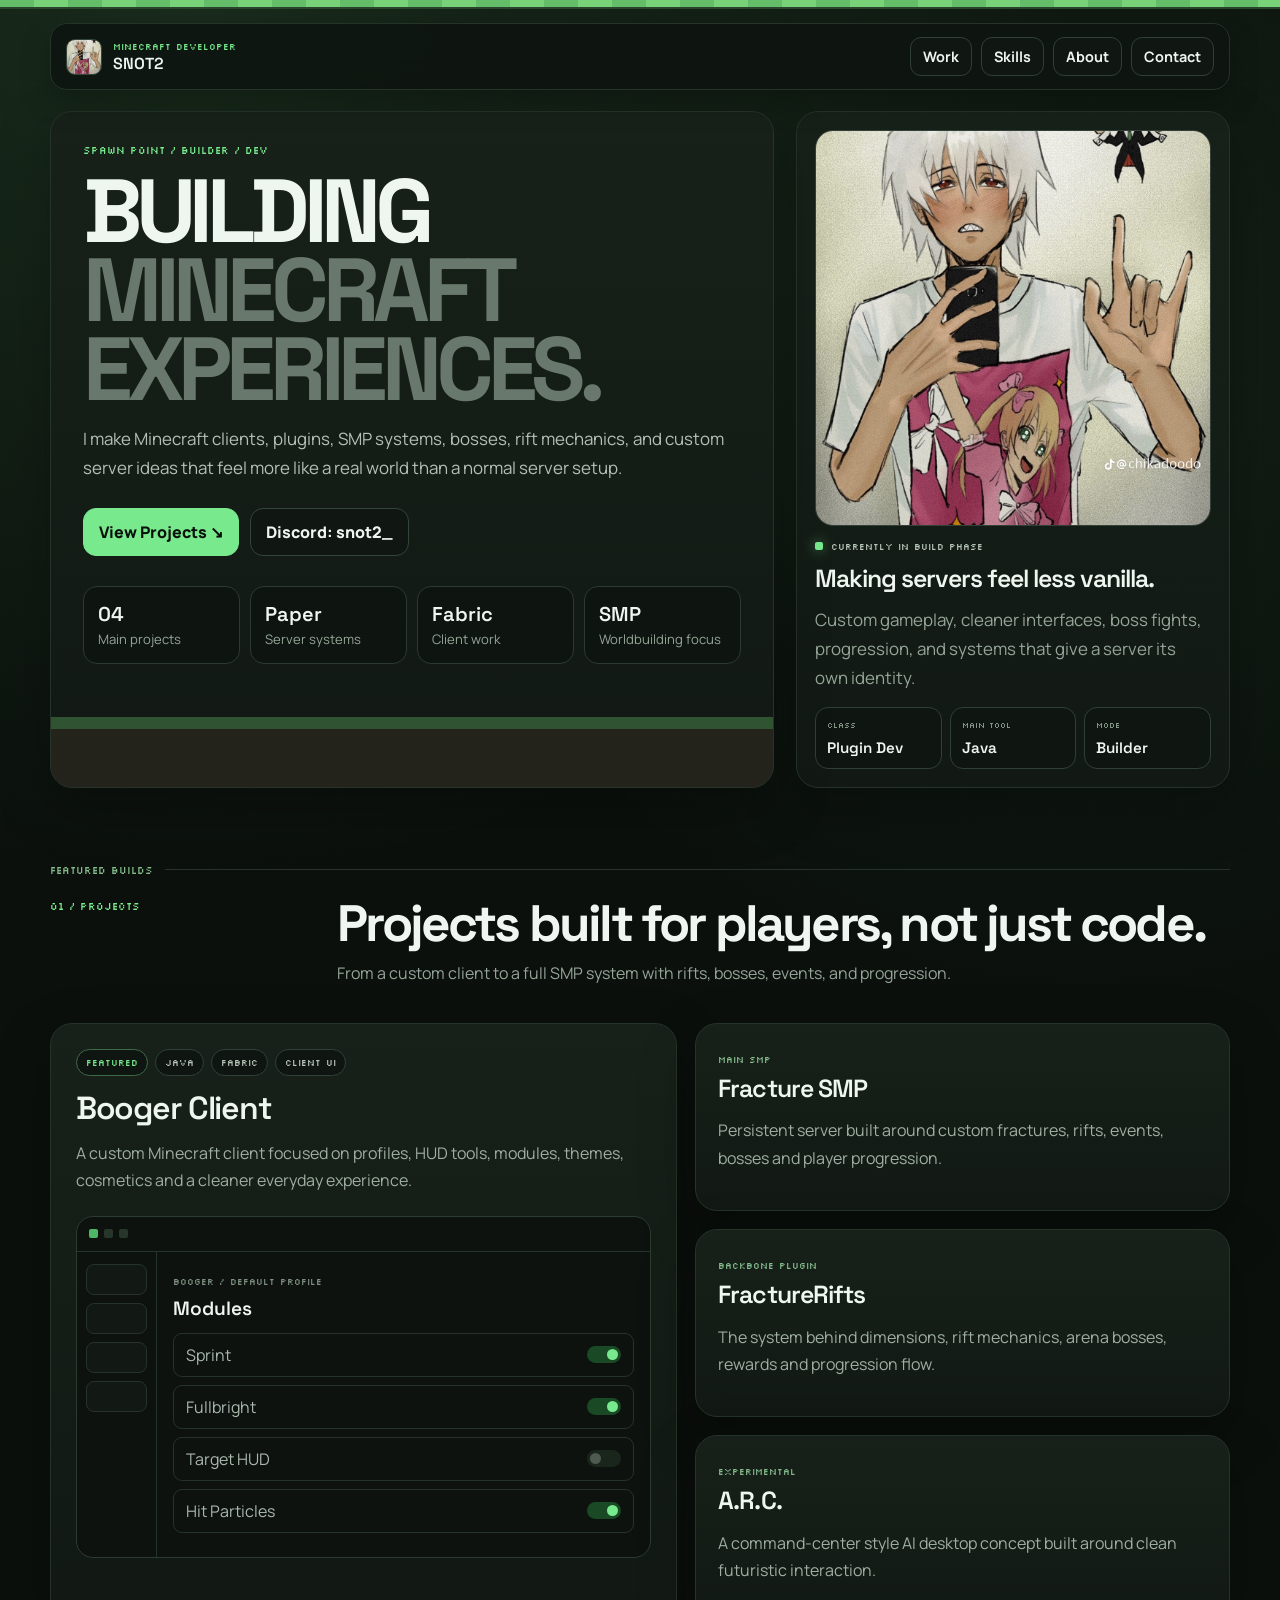
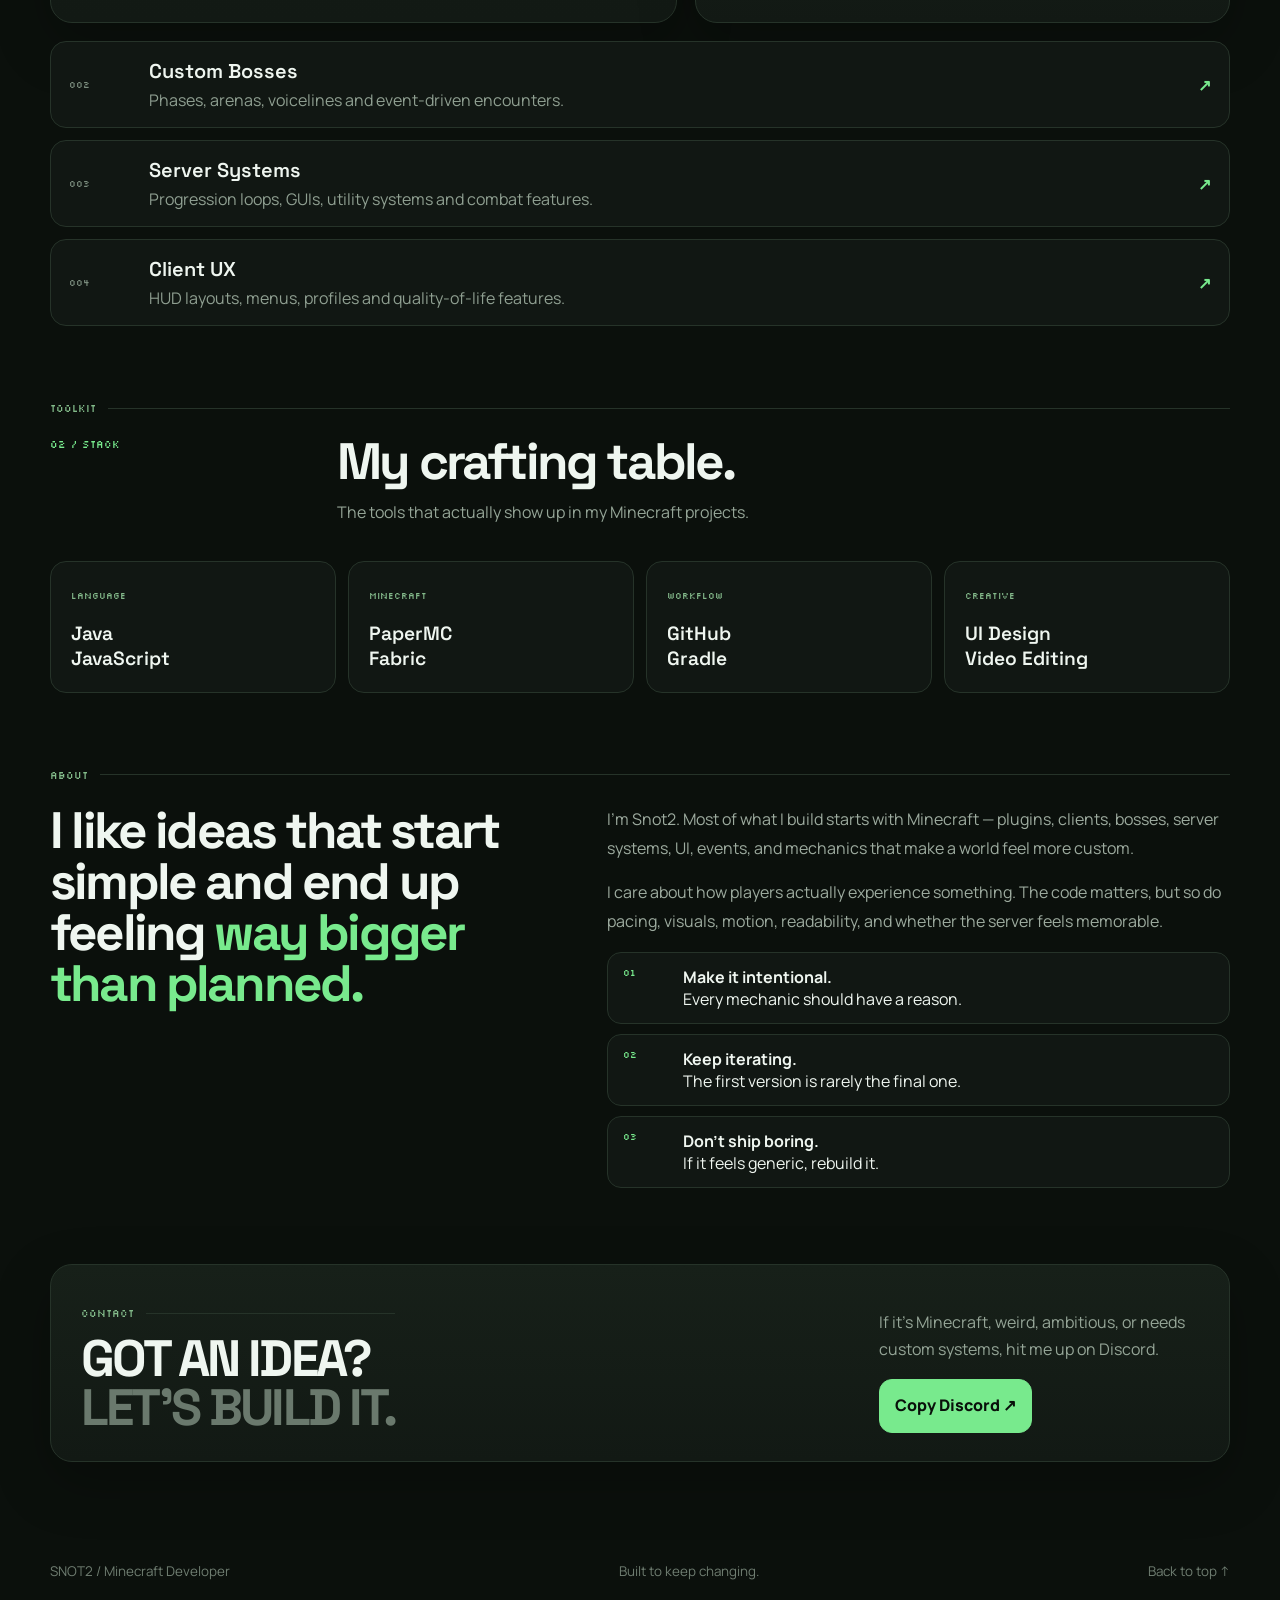
<file: index.html>
<!doctype html>
<html lang="en">
<head>
<meta charset="utf-8">
<meta name="viewport" content="width=device-width,initial-scale=1">
<meta name="theme-color" content="#0b100c">
<title>Snot2 — Minecraft Developer</title>
<link rel="preconnect" href="https://fonts.googleapis.com">
<link rel="preconnect" href="https://fonts.gstatic.com" crossorigin>
<link href="https://fonts.googleapis.com/css2?family=Manrope:wght@400;500;600;700;800&family=Silkscreen:wght@400;700&family=Space+Grotesk:wght@500;600;700&display=swap" rel="stylesheet">
<style>
:root{--bg:#0b100c;--panel:#121914;--panel2:#172019;--text:#eff6f0;--muted:#95a597;--line:#263329;--green:#78ea8d;--green2:#4eb765;--display:"Space Grotesk",sans-serif;--body:"Manrope",sans-serif;--pixel:"Silkscreen",monospace;--max:1180px}
*{box-sizing:border-box}html{scroll-behavior:smooth}body{margin:0;background:radial-gradient(circle at 15% 0,rgba(120,234,141,.13),transparent 26%),radial-gradient(circle at 85% 10%,rgba(120,234,141,.07),transparent 22%),var(--bg);color:var(--text);font-family:var(--body)}body:before{content:"";position:fixed;inset:0;pointer-events:none;background-image:linear-gradient(rgba(255,255,255,.018) 1px,transparent 1px),linear-gradient(90deg,rgba(255,255,255,.018) 1px,transparent 1px);background-size:42px 42px;opacity:.45}body:after{content:"";position:fixed;top:0;left:0;right:0;height:7px;background:repeating-linear-gradient(90deg,#64bd68 0 34px,#78d378 34px 68px);box-shadow:0 2px #29442d;z-index:100}a{color:inherit;text-decoration:none}button{font:inherit}.shell{width:min(calc(100% - 28px),var(--max));margin:auto}
header{position:sticky;top:7px;z-index:50;padding-top:16px}.bar{display:flex;justify-content:space-between;align-items:center;gap:16px;padding:13px 15px;border:1px solid var(--line);border-radius:17px;background:rgba(15,21,17,.92);backdrop-filter:blur(14px);box-shadow:0 12px 30px rgba(0,0,0,.25)}.brand{display:flex;align-items:center;gap:11px}.brand img{width:36px;height:36px;object-fit:cover;border-radius:9px;border:1px solid #34453a}.brand small{display:block;font:400 .58rem var(--pixel);color:var(--green);text-transform:uppercase}.brand b{font:600 1rem var(--display)}nav{display:flex;gap:9px}nav a{padding:9px 12px;border:1px solid #304036;border-radius:11px;background:#101712;font-weight:700;font-size:.9rem}nav a:hover{background:var(--green);color:#0a110b;border-color:var(--green)}
main{padding:28px 0 72px}.hero{display:grid;grid-template-columns:1.25fr .75fr;gap:22px}.card{border:1px solid var(--line);border-radius:22px;background:linear-gradient(180deg,var(--panel2),var(--panel));box-shadow:0 20px 55px rgba(0,0,0,.25)}.hero-main{padding:32px;position:relative;overflow:hidden}.hero-main:after{content:"";position:absolute;left:0;right:0;bottom:0;height:70px;background:linear-gradient(#65bd66 0 12px,#44362b 12px 100%);opacity:.35}.eyebrow{font:400 .63rem var(--pixel);color:var(--green);text-transform:uppercase;margin-bottom:15px}h1{margin:0;font:700 clamp(3.1rem,7vw,6.4rem)/.88 var(--display);letter-spacing:-.07em;max-width:820px}h1 span{display:block;color:#69786c}.hero p{max-width:690px;color:#b3c0b5;line-height:1.7;font-size:1.06rem}.actions{display:flex;gap:11px;flex-wrap:wrap;margin-top:25px;position:relative;z-index:1}.btn{border:1px solid #34453a;border-radius:13px;background:#101712;color:var(--text);padding:12px 15px;font-weight:800;cursor:pointer}.btn.primary{background:var(--green);color:#09100a;border-color:var(--green)}.stats{display:grid;grid-template-columns:repeat(4,1fr);gap:10px;margin-top:30px;position:relative;z-index:1}.stat{padding:14px;border:1px solid #2c3a30;border-radius:14px;background:rgba(13,18,15,.78)}.stat b{display:block;font:600 1.25rem var(--display)}.stat span{font-size:.82rem;color:var(--muted)}
.side{padding:18px;display:flex;flex-direction:column;gap:14px}.pfp{border:1px solid #314038;border-radius:18px;overflow:hidden;aspect-ratio:1;background:#0b100c}.pfp img{width:100%;height:100%;object-fit:cover;display:block}.status{font:400 .59rem var(--pixel);color:#b8c8ba;text-transform:uppercase}.status:before{content:"";display:inline-block;width:8px;height:8px;background:var(--green);border-radius:2px;margin-right:8px;box-shadow:0 0 13px rgba(120,234,141,.6)}.side h3{margin:0;font:600 1.55rem/1.05 var(--display);letter-spacing:-.04em}.side p{margin:0;color:var(--muted)}.slots{display:grid;grid-template-columns:repeat(3,1fr);gap:8px}.slot{border:1px solid #304036;border-radius:13px;background:#0f1511;padding:11px}.slot small{display:block;font:400 .53rem var(--pixel);color:#839486;text-transform:uppercase}.slot b{display:block;margin-top:8px;font:600 .95rem var(--display)}
.section{padding-top:76px}.label{display:flex;align-items:center;gap:12px;font:400 .62rem var(--pixel);color:#82ba89;text-transform:uppercase;margin-bottom:24px}.label:after{content:"";height:1px;flex:1;background:var(--line)}.head{display:grid;grid-template-columns:.45fr 1.55fr;gap:28px;margin-bottom:35px}.index{font:400 .61rem var(--pixel);color:var(--green)}h2{margin:0;font:700 clamp(2.15rem,4vw,4.1rem)/.95 var(--display);letter-spacing:-.055em}.sub{margin:12px 0 0;color:var(--muted);line-height:1.7;max-width:700px}
.feature{display:grid;grid-template-columns:1.08fr .92fr;gap:18px}.featured{padding:25px}.badges{display:flex;gap:7px;flex-wrap:wrap;margin-bottom:16px}.badge{font:400 .55rem var(--pixel);padding:7px 9px;border:1px solid #314038;border-radius:999px;color:#b7c6b9;background:#0f1511}.badge.g{color:var(--green);border-color:#3e6b47}.featured h3,.mini h3{margin:0;font:600 2rem/1 var(--display);letter-spacing:-.04em}.featured p,.mini p{color:#9fafA1;line-height:1.7}.mcui{margin-top:22px;border:1px solid #2c3c31;border-radius:17px;overflow:hidden;background:#0d120f}.top{height:35px;border-bottom:1px solid #26352b;padding:0 12px;display:flex;align-items:center;gap:6px}.top i{width:9px;height:9px;border-radius:2px;background:#27362b}.top i:first-child{background:var(--green2)}.inside{display:grid;grid-template-columns:80px 1fr;min-height:220px}.sidebar{border-right:1px solid #26352b;padding:12px 9px}.sidebar span{display:block;height:31px;border:1px solid #253329;border-radius:8px;margin-bottom:8px;background:#121914}.content{padding:16px}.content small{font:400 .54rem var(--pixel);color:#7f9182}.content strong{display:block;margin:6px 0 12px;font:600 1.2rem var(--display)}.row{display:flex;justify-content:space-between;align-items:center;border:1px solid #253329;border-radius:9px;padding:10px 12px;margin-bottom:8px;color:#aab8ac}.tog{width:34px;height:17px;border-radius:999px;background:#1a251c;position:relative}.tog:after{content:"";position:absolute;width:11px;height:11px;border-radius:50%;top:3px;left:3px;background:#4d5a50}.tog.on{background:#1a4a25}.tog.on:after{left:20px;background:var(--green)}.stack{display:grid;gap:18px}.mini{padding:22px}.mini small{font:400 .57rem var(--pixel);color:#86bd8e;text-transform:uppercase}.mini h3{font-size:1.55rem;margin-top:9px}
.projects{display:grid;gap:12px;margin-top:18px}.project{display:grid;grid-template-columns:62px 1fr auto;gap:18px;align-items:center;border:1px solid var(--line);border-radius:16px;background:#111713;padding:16px 18px}.project small{font:400 .57rem var(--pixel);color:#7c8e7f}.project h4{margin:0;font:600 1.25rem var(--display)}.project p{margin:5px 0 0;color:#8f9f91}.project b{color:var(--green)}
.skills{display:grid;grid-template-columns:repeat(4,1fr);gap:12px}.skill{border:1px solid var(--line);border-radius:16px;background:#111713;padding:20px}.skill small{font:400 .56rem var(--pixel);color:#83b98a;text-transform:uppercase}.skill h4{margin:18px 0 0;font:600 1.2rem/1.3 var(--display)}.about{display:grid;grid-template-columns:.9fr 1.1fr;gap:48px}.about-big{margin:0;font:700 clamp(2.1rem,4vw,4rem)/1 var(--display);letter-spacing:-.055em}.about-big span{color:var(--green)}.about-copy p{color:#9dab9f;line-height:1.8;margin:0 0 16px}.principles{display:grid;gap:10px}.principle{display:grid;grid-template-columns:48px 1fr;gap:12px;border:1px solid var(--line);border-radius:14px;background:#111713;padding:13px 15px}.principle b{font:400 .59rem var(--pixel);color:var(--green)}
.contact{padding-top:76px}.contact-card{padding:28px 30px;display:flex;justify-content:space-between;align-items:end;gap:28px}.contact-card h2{max-width:760px}.contact-card h2 span{color:#6a796d}.contact-side{max-width:320px;color:var(--muted);line-height:1.7}footer{display:flex;justify-content:space-between;gap:16px;padding:28px 0 42px;color:#6f7d71;font-size:.84rem}.toast{position:fixed;right:18px;bottom:18px;background:var(--green);color:#09100a;padding:11px 14px;border-radius:11px;font-weight:800;opacity:0;transform:translateY(15px);transition:.2s;z-index:100}.toast.show{opacity:1;transform:none}.reveal{opacity:0;transform:translateY(20px);transition:.65s}.reveal.visible{opacity:1;transform:none}
@media(max-width:980px){.hero,.feature,.head,.about{grid-template-columns:1fr}.stats{grid-template-columns:repeat(2,1fr)}.skills{grid-template-columns:repeat(2,1fr)}.contact-card{display:block}.contact-side{margin-top:20px}}@media(max-width:650px){.shell{width:min(calc(100% - 20px),var(--max))}nav a:not(:last-child){display:none}.hero-main{padding:24px 20px}.side{padding:15px}.stats,.slots,.skills{grid-template-columns:1fr 1fr}.project{grid-template-columns:48px 1fr auto}.project p{display:none}.inside{grid-template-columns:1fr}.sidebar{display:grid;grid-template-columns:repeat(4,1fr);gap:7px;border-right:0;border-bottom:1px solid #26352b}.sidebar span{margin:0}.contact-card{padding:22px}footer{flex-direction:column}}
</style>
</head>
<body>
<header><div class="shell bar"><a class="brand" href="#top"><img src="assets/pfp.png" alt="Snot2 profile picture"><span><small>Minecraft developer</small><b>SNOT2</b></span></a><nav><a href="#work">Work</a><a href="#skills">Skills</a><a href="#about">About</a><a href="#contact">Contact</a></nav></div></header>
<main id="top" class="shell">
<section class="hero"><article class="card hero-main reveal"><div class="eyebrow">spawn point / builder / dev</div><h1>BUILDING <span>MINECRAFT EXPERIENCES.</span></h1><p>I make Minecraft clients, plugins, SMP systems, bosses, rift mechanics, and custom server ideas that feel more like a real world than a normal server setup.</p><div class="actions"><a class="btn primary" href="#work">View Projects ↘</a><button class="btn copy" type="button">Discord: snot2_</button></div><div class="stats"><div class="stat"><b>04</b><span>Main projects</span></div><div class="stat"><b>Paper</b><span>Server systems</span></div><div class="stat"><b>Fabric</b><span>Client work</span></div><div class="stat"><b>SMP</b><span>Worldbuilding focus</span></div></div></article><aside class="card side reveal"><div class="pfp"><img src="assets/pfp.png" alt="Snot2 profile picture"></div><div class="status">currently in build phase</div><h3>Making servers feel less vanilla.</h3><p>Custom gameplay, cleaner interfaces, boss fights, progression, and systems that give a server its own identity.</p><div class="slots"><div class="slot"><small>Class</small><b>Plugin Dev</b></div><div class="slot"><small>Main Tool</small><b>Java</b></div><div class="slot"><small>Mode</small><b>Builder</b></div></div></aside></section>
<section id="work" class="section"><div class="label">featured builds</div><div class="head"><div class="index">01 / PROJECTS</div><div><h2 class="reveal">Projects built for players, not just code.</h2><p class="sub reveal">From a custom client to a full SMP system with rifts, bosses, events, and progression.</p></div></div><div class="feature"><article class="card featured reveal"><div class="badges"><span class="badge g">featured</span><span class="badge">java</span><span class="badge">fabric</span><span class="badge">client ui</span></div><h3>Booger Client</h3><p>A custom Minecraft client focused on profiles, HUD tools, modules, themes, cosmetics and a cleaner everyday experience.</p><div class="mcui"><div class="top"><i></i><i></i><i></i></div><div class="inside"><div class="sidebar"><span></span><span></span><span></span><span></span></div><div class="content"><small>booger / default profile</small><strong>Modules</strong><div class="row"><span>Sprint</span><i class="tog on"></i></div><div class="row"><span>Fullbright</span><i class="tog on"></i></div><div class="row"><span>Target HUD</span><i class="tog"></i></div><div class="row"><span>Hit Particles</span><i class="tog on"></i></div></div></div></div></article><div class="stack"><article class="card mini reveal"><small>Main SMP</small><h3>Fracture SMP</h3><p>Persistent server built around custom fractures, rifts, events, bosses and player progression.</p></article><article class="card mini reveal"><small>Backbone plugin</small><h3>FractureRifts</h3><p>The system behind dimensions, rift mechanics, arena bosses, rewards and progression flow.</p></article><article class="card mini reveal"><small>Experimental</small><h3>A.R.C.</h3><p>A command-center style AI desktop concept built around clean futuristic interaction.</p></article></div></div><div class="projects"><article class="project reveal"><small>002</small><div><h4>Custom Bosses</h4><p>Phases, arenas, voicelines and event-driven encounters.</p></div><b>↗</b></article><article class="project reveal"><small>003</small><div><h4>Server Systems</h4><p>Progression loops, GUIs, utility systems and combat features.</p></div><b>↗</b></article><article class="project reveal"><small>004</small><div><h4>Client UX</h4><p>HUD layouts, menus, profiles and quality-of-life features.</p></div><b>↗</b></article></div></section>
<section id="skills" class="section"><div class="label">toolkit</div><div class="head"><div class="index">02 / STACK</div><div><h2 class="reveal">My crafting table.</h2><p class="sub reveal">The tools that actually show up in my Minecraft projects.</p></div></div><div class="skills"><div class="skill reveal"><small>Language</small><h4>Java<br>JavaScript</h4></div><div class="skill reveal"><small>Minecraft</small><h4>PaperMC<br>Fabric</h4></div><div class="skill reveal"><small>Workflow</small><h4>GitHub<br>Gradle</h4></div><div class="skill reveal"><small>Creative</small><h4>UI Design<br>Video Editing</h4></div></div></section>
<section id="about" class="section"><div class="label">about</div><div class="about"><p class="about-big reveal">I like ideas that start simple and end up feeling <span>way bigger than planned.</span></p><div class="about-copy reveal"><p>I’m Snot2. Most of what I build starts with Minecraft — plugins, clients, bosses, server systems, UI, events, and mechanics that make a world feel more custom.</p><p>I care about how players actually experience something. The code matters, but so do pacing, visuals, motion, readability, and whether the server feels memorable.</p><div class="principles"><div class="principle"><b>01</b><div><strong>Make it intentional.</strong><br>Every mechanic should have a reason.</div></div><div class="principle"><b>02</b><div><strong>Keep iterating.</strong><br>The first version is rarely the final one.</div></div><div class="principle"><b>03</b><div><strong>Don’t ship boring.</strong><br>If it feels generic, rebuild it.</div></div></div></div></div></section>
<section id="contact" class="contact"><article class="card contact-card reveal"><div><div class="label" style="margin-bottom:16px">contact</div><h2>GOT AN IDEA?<br><span>LET’S BUILD IT.</span></h2></div><div class="contact-side"><p>If it’s Minecraft, weird, ambitious, or needs custom systems, hit me up on Discord.</p><button class="btn primary copy" type="button">Copy Discord ↗</button></div></article></section>
</main><footer class="shell"><span>SNOT2 / Minecraft Developer</span><span>Built to keep changing.</span><a href="#top">Back to top ↑</a></footer><div class="toast">Discord copied: snot2_</div>
<script>const r=document.querySelectorAll('.reveal'),io=new IntersectionObserver(e=>e.forEach(x=>{if(x.isIntersecting){x.target.classList.add('visible');io.unobserve(x.target)}}),{threshold:.12});r.forEach(x=>io.observe(x));const t=document.querySelector('.toast');document.querySelectorAll('.copy').forEach(b=>b.onclick=async()=>{try{await navigator.clipboard.writeText('snot2_')}catch(e){}t.classList.add('show');clearTimeout(window.tt);window.tt=setTimeout(()=>t.classList.remove('show'),1600)});</script>
</body></html>
</file>
